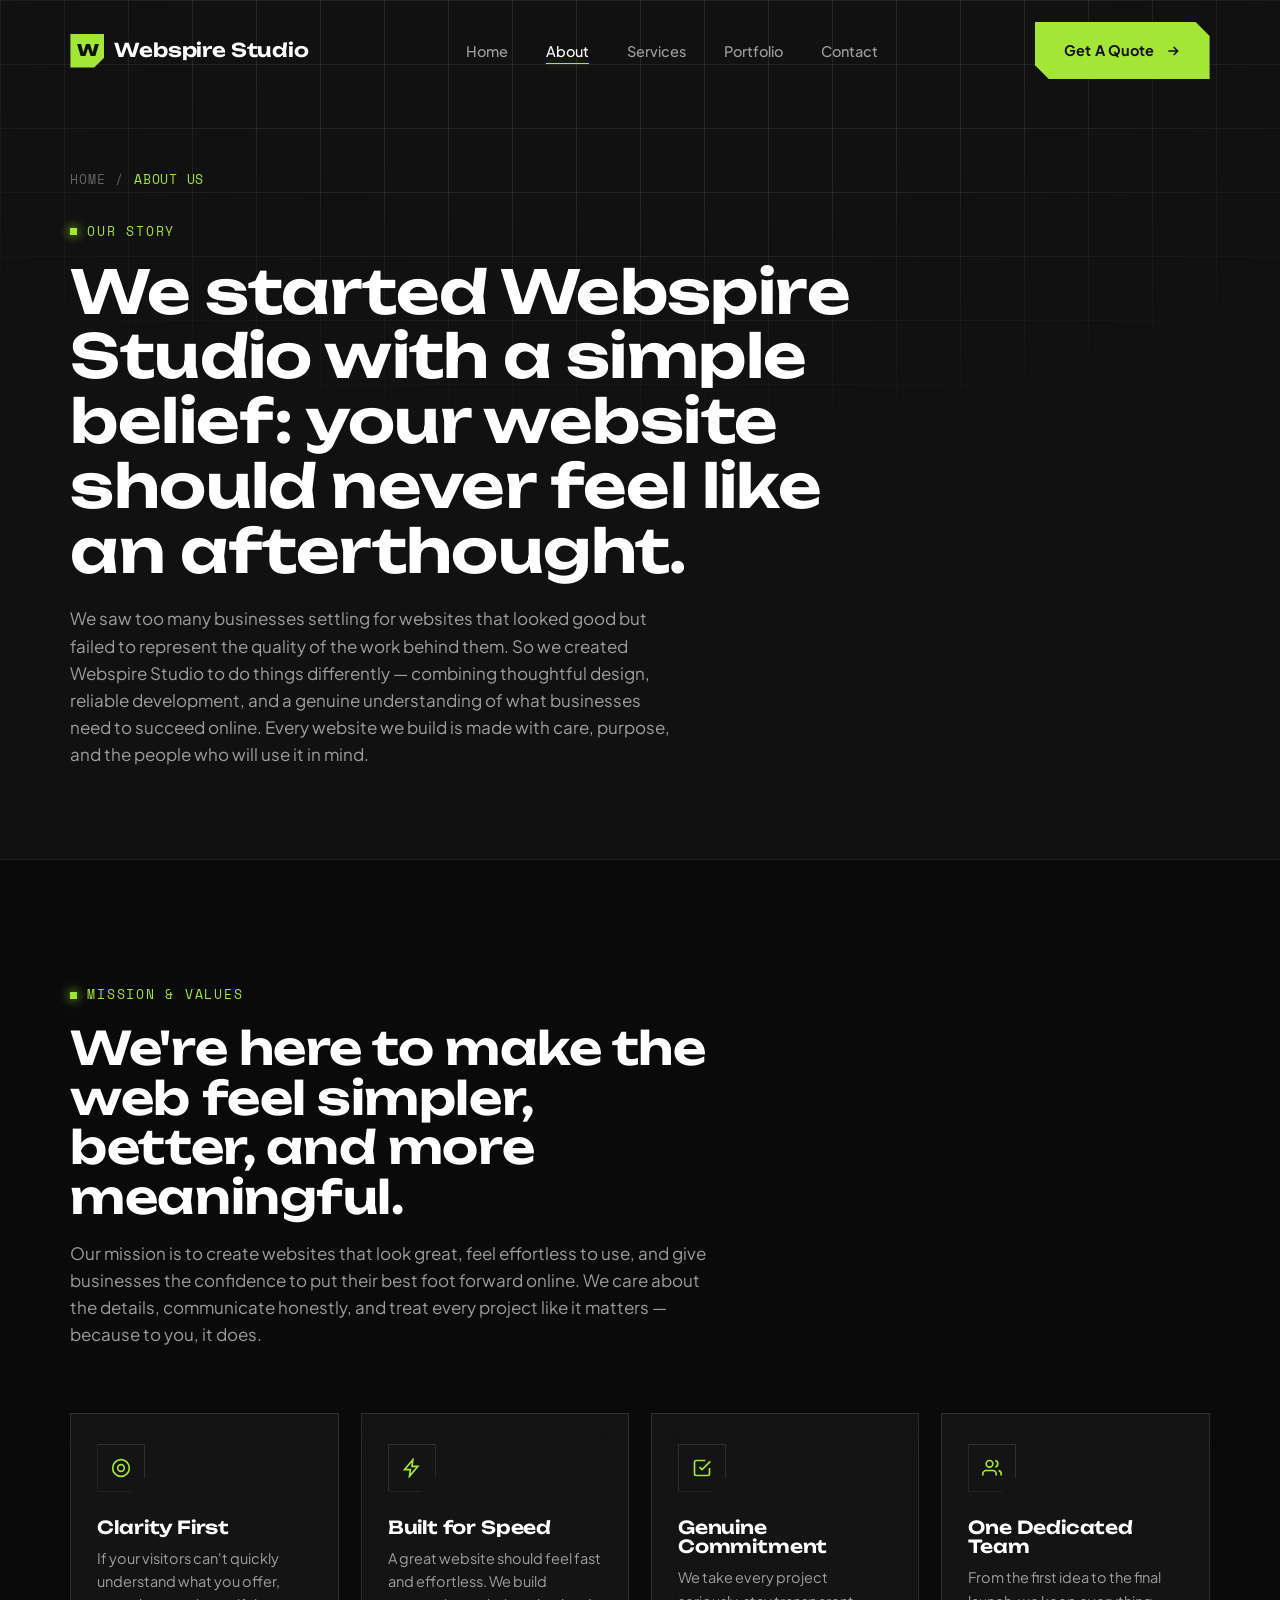
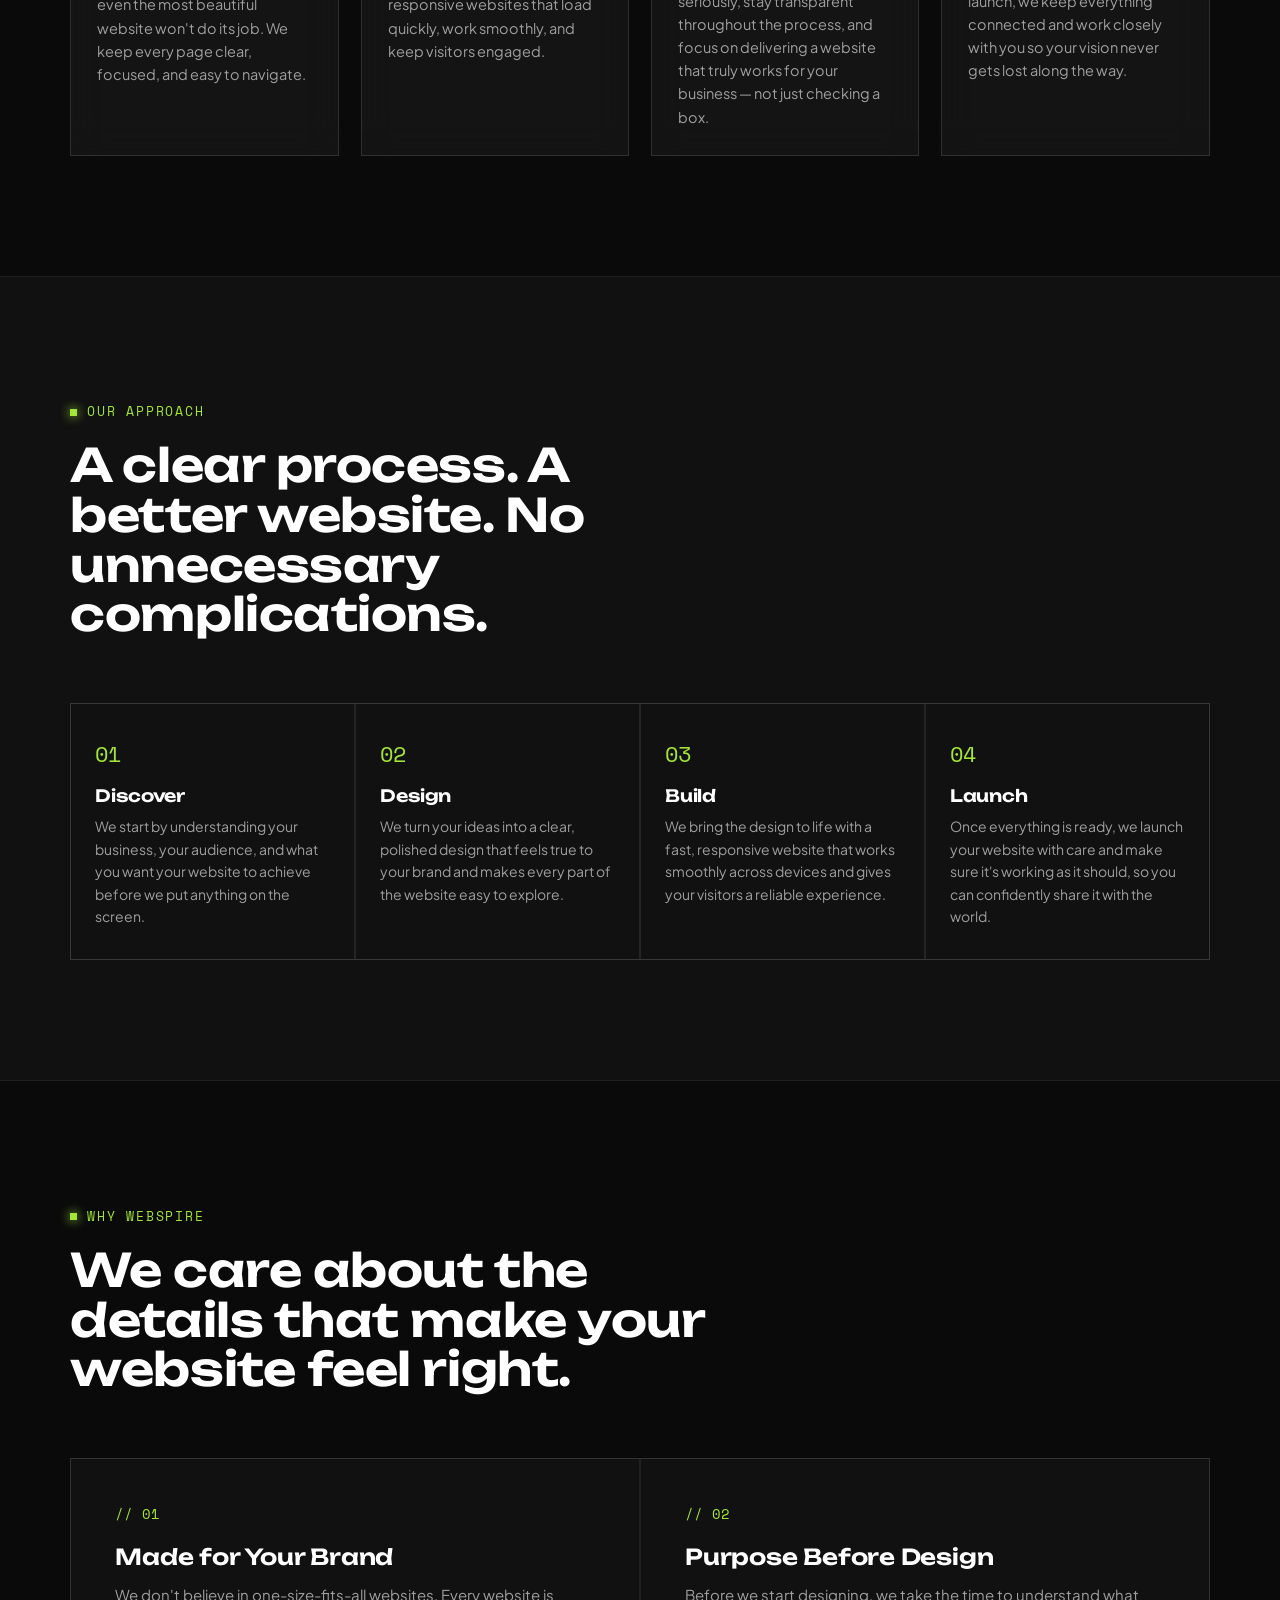
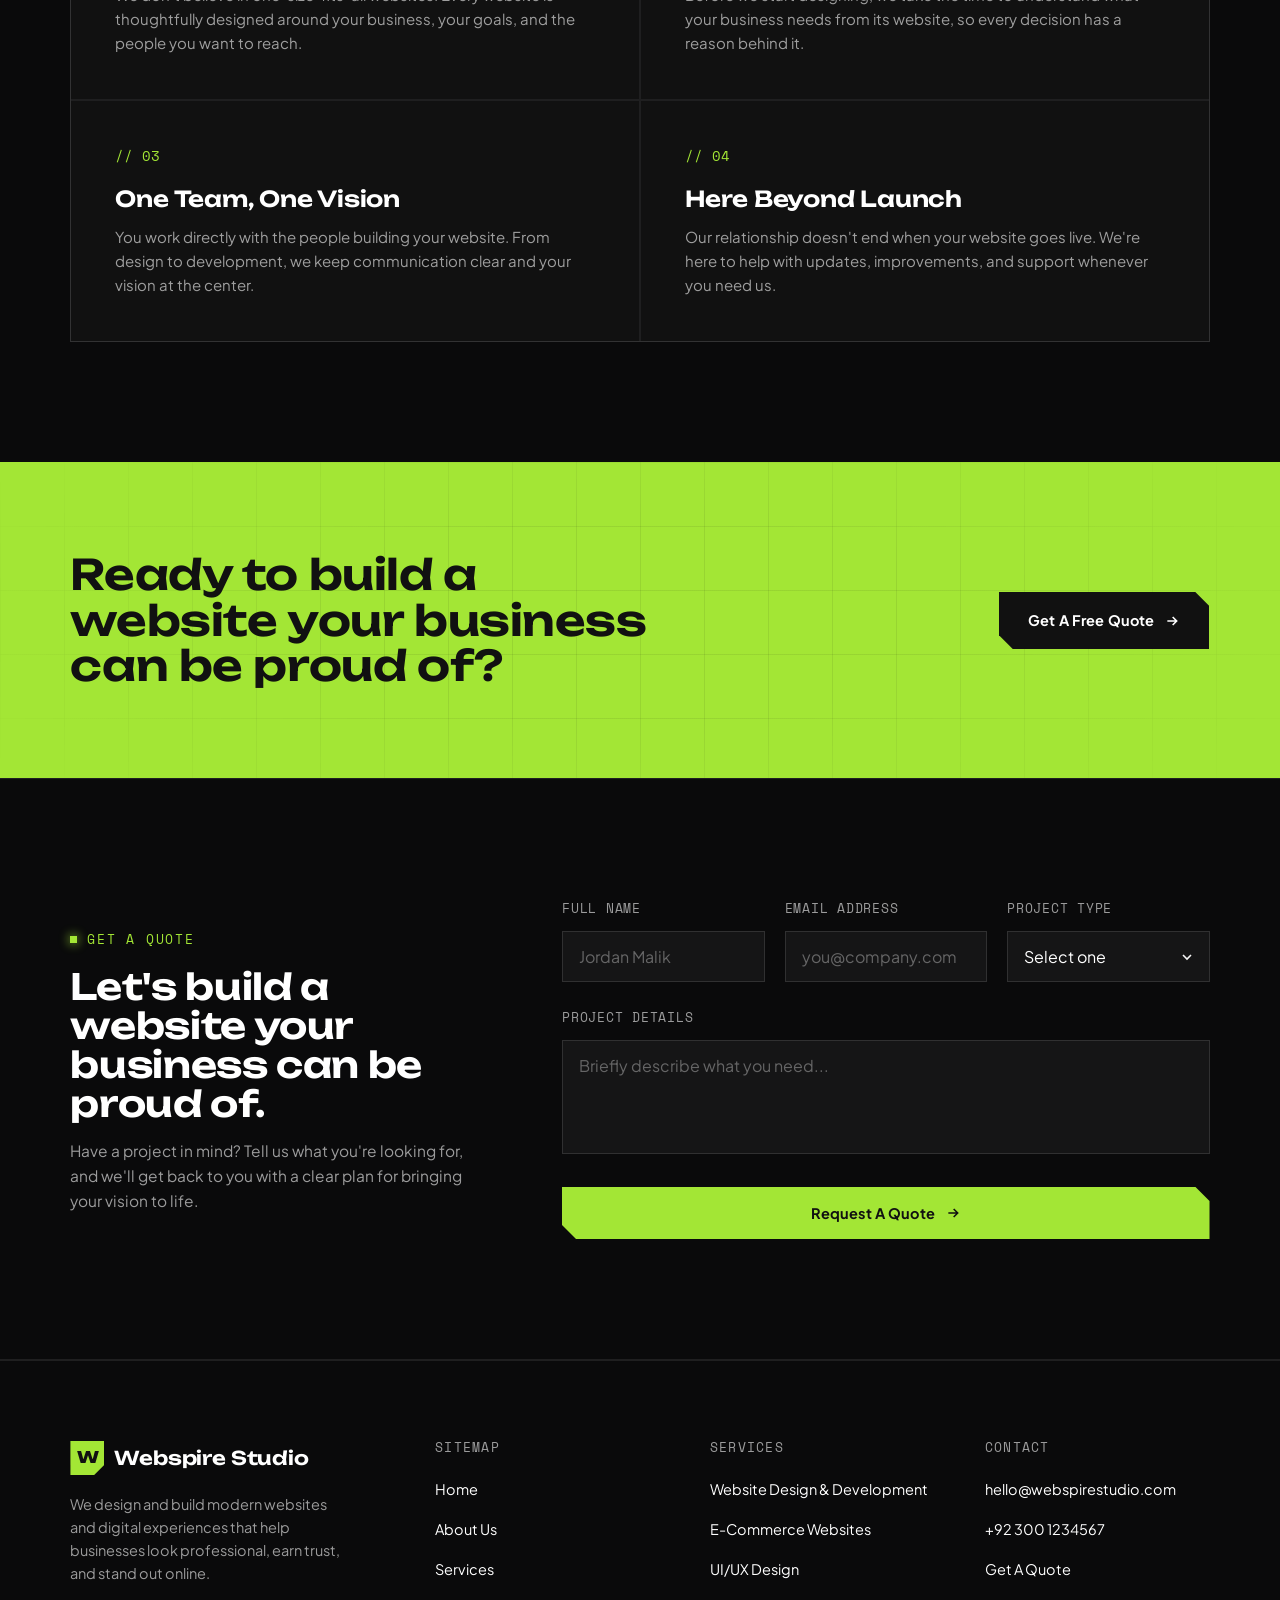
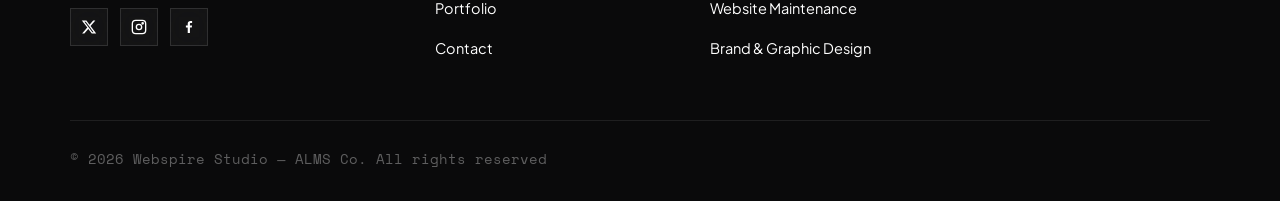
<file: about.html>
<!DOCTYPE html>
<html lang="en">
<head>
<meta charset="UTF-8">
<meta name="viewport" content="width=device-width, initial-scale=1.0">
<title>About Us — Webspire Studio</title>
<meta name="description" content="Learn about Webspire Studio's story, mission, values and what sets our digital agency apart.">
<link rel="preconnect" href="https://fonts.googleapis.com">
<link rel="preconnect" href="https://fonts.gstatic.com" crossorigin>
<link href="https://fonts.googleapis.com/css2?family=Unbounded:wght@400;500;600;700;800&family=Plus+Jakarta+Sans:wght@400;500;600;700;800&family=Space+Mono:wght@400;700&display=swap" rel="stylesheet">
<link rel="stylesheet" href="assets/style.css">
</head>
<body>
<div class="scroll-progress"></div>

<nav class="nav">
  <div class="container">
    <a href="index.html" class="brand"><span class="mark">W</span>Webspire Studio</a>
    <ul class="nav-links">
      <li><a href="index.html">Home</a></li>
      <li><a href="about.html">About</a></li>
      <li><a href="services.html">Services</a></li>
      <li><a href="portfolio.html">Portfolio</a></li>
      <li><a href="contact.html">Contact</a></li>
    </ul>
    <div class="nav-cta">
      <a href="contact.html" class="btn btn-primary">Get A Quote
        <svg viewBox="0 0 24 24" fill="none" stroke="currentColor" stroke-width="2.4"><path d="M5 12h14M13 6l6 6-6 6"/></svg>
      </a>
      <button class="nav-toggle" aria-label="Menu"><span></span><span></span><span></span></button>
    </div>
  </div>
  <div class="mobile-menu">
    <a href="index.html">Home</a>
    <a href="about.html">About</a>
    <a href="services.html">Services</a>
    <a href="portfolio.html">Portfolio</a>
    <a href="contact.html">Contact</a>
    <a href="contact.html" class="btn btn-primary btn-block">Get A Quote</a>
  </div>
</nav>

<header class="page-hero">
  <div class="grid-bg"></div>
  <div class="container">
    <div class="breadcrumb"><a href="index.html">Home</a><span class="sep">/</span><span class="cur">About Us</span></div>
    <span class="eyebrow">Our Story</span>
    <h1>We started Webspire Studio with a simple belief: your website should never feel like an afterthought.</h1>
    <p class="lede">We saw too many businesses settling for websites that looked good but failed to represent the quality of the work behind them. So we created Webspire Studio to do things differently — combining thoughtful design, reliable development, and a genuine understanding of what businesses need to succeed online. Every website we build is made with care, purpose, and the people who will use it in mind.</p>
  </div>
</header>

<!-- Mission & values -->
<section style="background:var(--void);border-top:1px solid var(--line);border-bottom:1px solid var(--line);">
  <div class="container">
    <div class="section-head reveal">
      <span class="eyebrow">Mission &amp; Values</span>
      <h2>We're here to make the web feel simpler, better, and more meaningful.</h2>
      <p>Our mission is to create websites that look great, feel effortless to use, and give businesses the confidence to put their best foot forward online. We care about the details, communicate honestly, and treat every project like it matters — because to you, it does.</p>
    </div>
    <div class="value-row reveal-stagger">
      <div class="value-card reveal" style="--i:0">
        <div class="feature-icon"><svg width="20" height="20" viewBox="0 0 24 24" fill="none" stroke="currentColor" stroke-width="2"><circle cx="12" cy="12" r="10"/><circle cx="12" cy="12" r="4"/></svg></div>
        <h3 style="font-size:18px;margin-bottom:10px;">Clarity First</h3>
        <p style="color:var(--mist);font-size:14.5px;">If your visitors can't quickly understand what you offer, even the most beautiful website won't do its job. We keep every page clear, focused, and easy to navigate.</p>
      </div>
      <div class="value-card reveal" style="--i:1">
        <div class="feature-icon"><svg width="20" height="20" viewBox="0 0 24 24" fill="none" stroke="currentColor" stroke-width="2"><path d="M13 2L3 14h7l-1 8 10-12h-7l1-8z"/></svg></div>
        <h3 style="font-size:18px;margin-bottom:10px;">Built for Speed</h3>
        <p style="color:var(--mist);font-size:14.5px;">A great website should feel fast and effortless. We build responsive websites that load quickly, work smoothly, and keep visitors engaged.</p>
      </div>
      <div class="value-card reveal" style="--i:2">
        <div class="feature-icon"><svg width="20" height="20" viewBox="0 0 24 24" fill="none" stroke="currentColor" stroke-width="2"><path d="M9 11l3 3L22 4"/><path d="M21 12v7a2 2 0 01-2 2H5a2 2 0 01-2-2V5a2 2 0 012-2h11"/></svg></div>
        <h3 style="font-size:18px;margin-bottom:10px;">Genuine Commitment</h3>
        <p style="color:var(--mist);font-size:14.5px;">We take every project seriously, stay transparent throughout the process, and focus on delivering a website that truly works for your business — not just checking a box.</p>
      </div>
      <div class="value-card reveal" style="--i:3">
        <div class="feature-icon"><svg width="20" height="20" viewBox="0 0 24 24" fill="none" stroke="currentColor" stroke-width="2"><path d="M17 21v-2a4 4 0 00-4-4H5a4 4 0 00-4 4v2"/><circle cx="9" cy="7" r="4"/><path d="M23 21v-2a4 4 0 00-3-3.87M16 3.13a4 4 0 010 7.75"/></svg></div>
        <h3 style="font-size:18px;margin-bottom:10px;">One Dedicated Team</h3>
        <p style="color:var(--mist);font-size:14.5px;">From the first idea to the final launch, we keep everything connected and work closely with you so your vision never gets lost along the way.</p>
      </div>
    </div>
  </div>
</section>

<!-- Working approach -->
<section>
  <div class="container">
    <div class="section-head reveal">
      <span class="eyebrow">Our Approach</span>
      <h2>A clear process. A better website. No unnecessary complications.</h2>
    </div>
    <div class="process-row reveal-stagger">
      <div class="process-cell reveal" style="--i:0"><span class="num">01</span><h4>Discover</h4><p>We start by understanding your business, your audience, and what you want your website to achieve before we put anything on the screen.</p></div>
      <div class="process-cell reveal" style="--i:1"><span class="num">02</span><h4>Design</h4><p>We turn your ideas into a clear, polished design that feels true to your brand and makes every part of the website easy to explore.</p></div>
      <div class="process-cell reveal" style="--i:2"><span class="num">03</span><h4>Build</h4><p>We bring the design to life with a fast, responsive website that works smoothly across devices and gives your visitors a reliable experience.</p></div>
      <div class="process-cell reveal" style="--i:3"><span class="num">04</span><h4>Launch</h4><p>Once everything is ready, we launch your website with care and make sure it's working as it should, so you can confidently share it with the world.</p></div>
    </div>
  </div>
</section>

<!-- USPs -->
<section style="background:var(--void);border-top:1px solid var(--line);">
  <div class="container">
    <div class="section-head reveal">
      <span class="eyebrow">Why Webspire</span>
      <h2>We care about the details that make your website feel right.</h2>
    </div>
    <div class="usp-row reveal">
      <div class="usp-cell"><span class="num mono">// 01</span><h3>Made for Your Brand</h3><p>We don't believe in one-size-fits-all websites. Every website is thoughtfully designed around your business, your goals, and the people you want to reach.</p></div>
      <div class="usp-cell"><span class="num mono">// 02</span><h3>Purpose Before Design</h3><p>Before we start designing, we take the time to understand what your business needs from its website, so every decision has a reason behind it.</p></div>
      <div class="usp-cell"><span class="num mono">// 03</span><h3>One Team, One Vision</h3><p>You work directly with the people building your website. From design to development, we keep communication clear and your vision at the center.</p></div>
      <div class="usp-cell"><span class="num mono">// 04</span><h3>Here Beyond Launch</h3><p>Our relationship doesn't end when your website goes live. We're here to help with updates, improvements, and support whenever you need us.</p></div>
    </div>
  </div>
</section>

<!-- CTA -->
<section class="cta-band">
  <div class="grid-bg"></div>
  <div class="container cta-inner">
    <h2>Ready to build a website your business can be proud of?</h2>
    <a href="contact.html" class="btn btn-dark">Get A Free Quote
      <svg viewBox="0 0 24 24" fill="none" stroke="currentColor" stroke-width="2.4"><path d="M5 12h14M13 6l6 6-6 6"/></svg>
    </a>
  </div>
</section>

<!-- ===================== GET A QUOTE ===================== -->
<section class="quote-section">
  <div class="container quote-inner">
    <div class="quote-copy reveal">
      <span class="eyebrow">Get A Quote</span>
      <h2>Let's build a website your business can be proud of.</h2>
      <p>Have a project in mind? Tell us what you're looking for, and we'll get back to you with a clear plan for bringing your vision to life.</p>
    </div>
    <div class="reveal">
      <form class="ajax-form quote-form" id="quote-form">
        <div class="form-row-3">
          <div class="form-field">
            <label for="q-name">Full Name</label>
            <input type="text" id="q-name" name="name" placeholder="Jordan Malik" required>
          </div>
          <div class="form-field">
            <label for="q-email">Email Address</label>
            <input type="email" id="q-email" name="email" placeholder="you@company.com" required>
          </div>
          <div class="form-field">
            <label for="q-type">Project Type</label>
            <select id="q-type" name="project_type" required>
              <option value="" disabled selected>Select one</option>
              <option>Website</option>
              <option>E-Commerce</option>
              <option>UI/UX Design</option>
              <option>Maintenance</option>
              <option>Other</option>
            </select>
          </div>
        </div>
        <div class="form-field">
          <label for="q-message">Project Details</label>
          <textarea id="q-message" name="message" rows="4" placeholder="Briefly describe what you need..." required></textarea>
        </div>
        <button type="submit" class="btn btn-primary btn-block">Request A Quote
          <svg viewBox="0 0 24 24" fill="none" stroke="currentColor" stroke-width="2.4"><path d="M5 12h14M13 6l6 6-6 6"/></svg>
        </button>
        <div class="form-success">
          <svg width="22" height="22" viewBox="0 0 24 24" fill="none" stroke="currentColor" stroke-width="2.4"><path d="M20 6L9 17l-5-5"/></svg>
          <span>Thanks — your quote request is in. We'll follow up within one business day.</span>
        </div>
      </form>
    </div>
  </div>
</section>

<footer>
  <div class="container">
    <div class="footer-top">
      <div class="footer-brand">
        <a href="index.html" class="brand"><span class="mark">W</span>Webspire Studio</a>
        <p>We design and build modern websites and digital experiences that help businesses look professional, earn trust, and stand out online.</p>
        <div class="footer-social">
          <a href="#" aria-label="X"><svg width="16" height="16" viewBox="0 0 24 24" fill="currentColor"><path d="M18.244 2.25h3.308l-7.227 8.26 8.502 11.24H16.17l-5.214-6.817L4.99 21.75H1.68l7.73-8.835L1.254 2.25H8.08l4.713 6.231zm-1.161 17.52h1.833L7.084 4.126H5.117z"/></svg></a>
          <a href="#" aria-label="Instagram"><svg width="16" height="16" viewBox="0 0 24 24" fill="none" stroke="currentColor" stroke-width="2"><rect x="2" y="2" width="20" height="20" rx="5"/><circle cx="12" cy="12" r="4"/><circle cx="17.5" cy="6.5" r="1"/></svg></a>
          <a href="#" aria-label="Facebook"><svg width="16" height="16" viewBox="0 0 24 24" fill="currentColor"><path d="M13.397 20.997v-8.196h2.765l.411-3.209h-3.176V7.548c0-.926.258-1.56 1.587-1.56h1.684V3.127A22.336 22.336 0 0014.201 3c-2.444 0-4.122 1.492-4.122 4.231v2.355H7.332v3.209h2.747v8.202h3.318z"/></svg></a>
        </div>
      </div>
      <div class="footer-col">
        <h4>Sitemap</h4>
        <ul>
          <li><a href="index.html">Home</a></li>
          <li><a href="about.html">About Us</a></li>
          <li><a href="services.html">Services</a></li>
          <li><a href="portfolio.html">Portfolio</a></li>
          <li><a href="contact.html">Contact</a></li>
        </ul>
      </div>
      <div class="footer-col">
        <h4>Services</h4>
        <ul>
          <li><a href="services.html">Website Design &amp; Development</a></li>
          <li><a href="services.html">E-Commerce Websites</a></li>
          <li><a href="services.html">UI/UX Design</a></li>
          <li><a href="services.html">Website Maintenance</a></li>
          <li><a href="services.html">Brand &amp; Graphic Design</a></li>
        </ul>
      </div>
      <div class="footer-col">
        <h4>Contact</h4>
        <ul>
          <li><a href="mailto:hello@webspirestudio.com">hello@webspirestudio.com</a></li>
          <li><a href="tel:+923001234567">+92 300 1234567</a></li>
          <li><a href="contact.html">Get A Quote</a></li>
        </ul>
      </div>
    </div>
    <div class="footer-bottom">
      <span>© 2026 Webspire Studio — ALMS Co. All rights reserved</span>
    </div>
  </div>
</footer>

<script src="assets/main.js"></script>
</body>
</html>
</file>
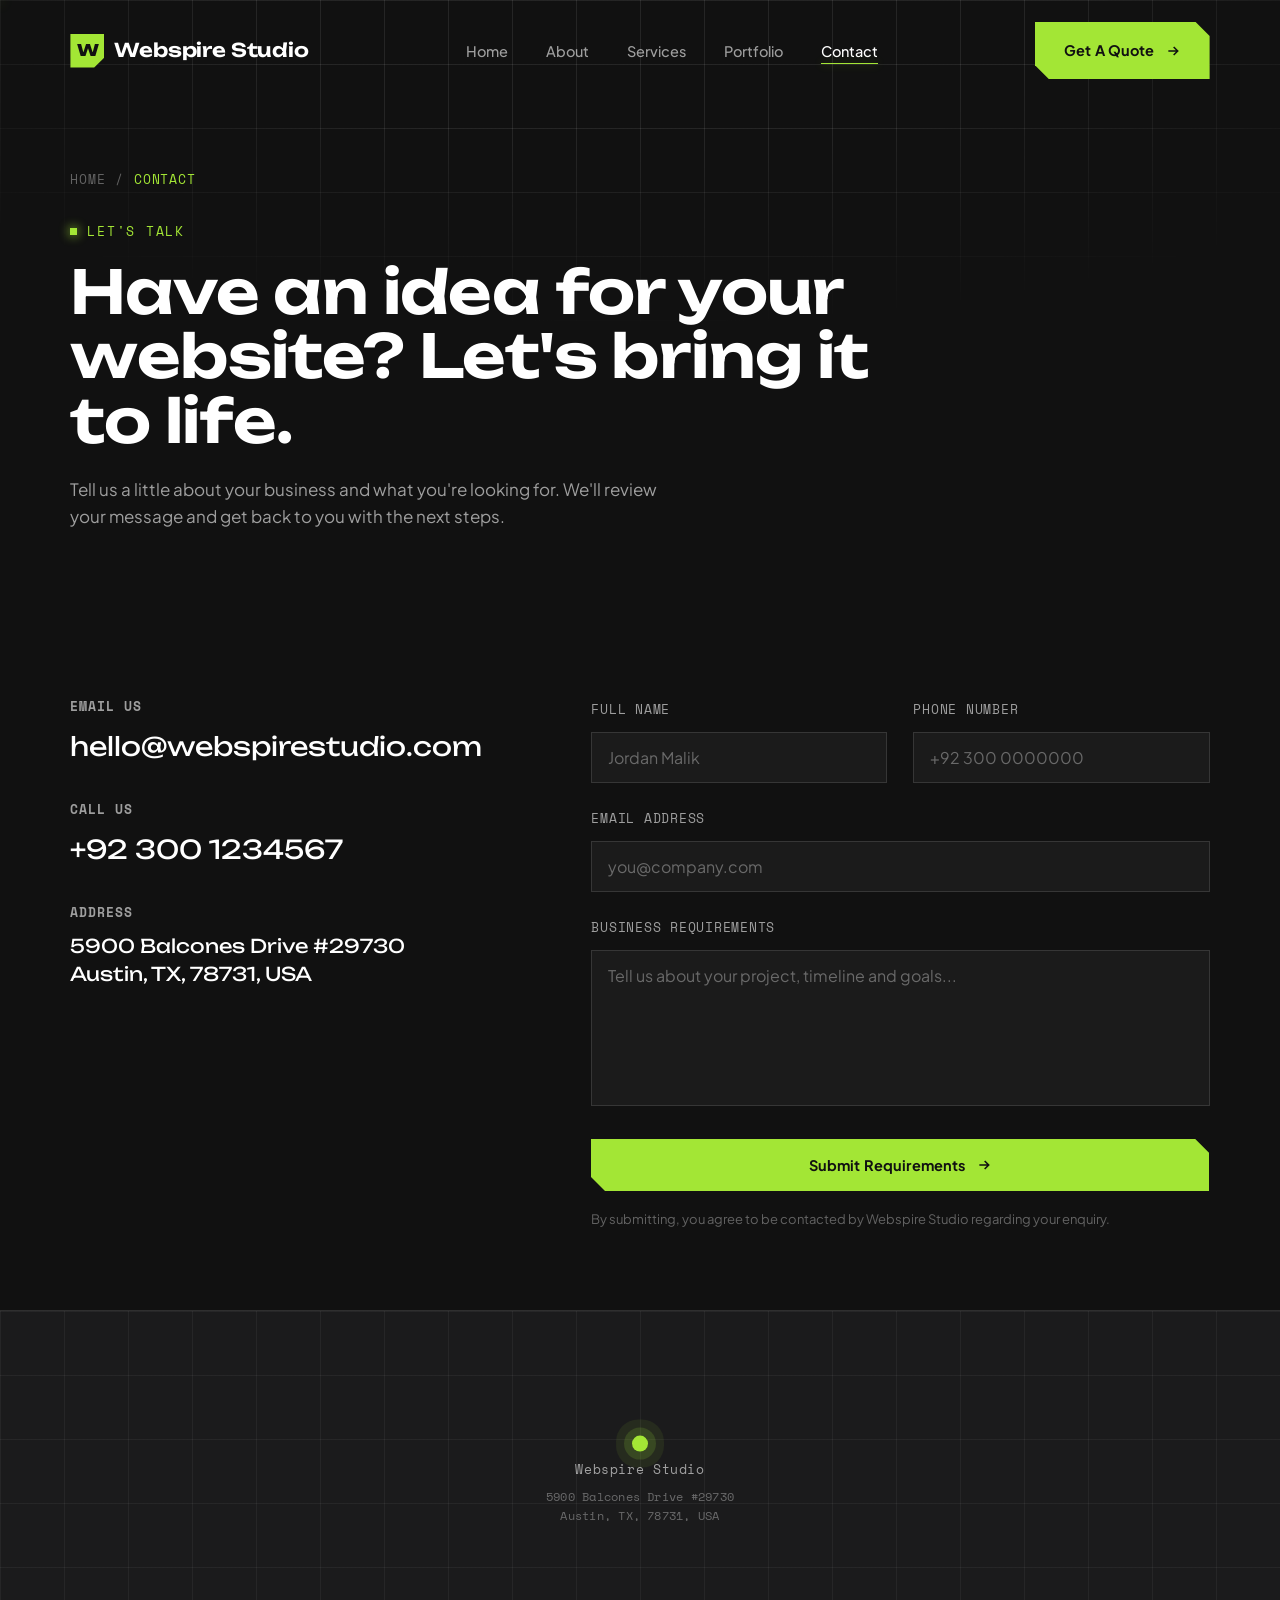
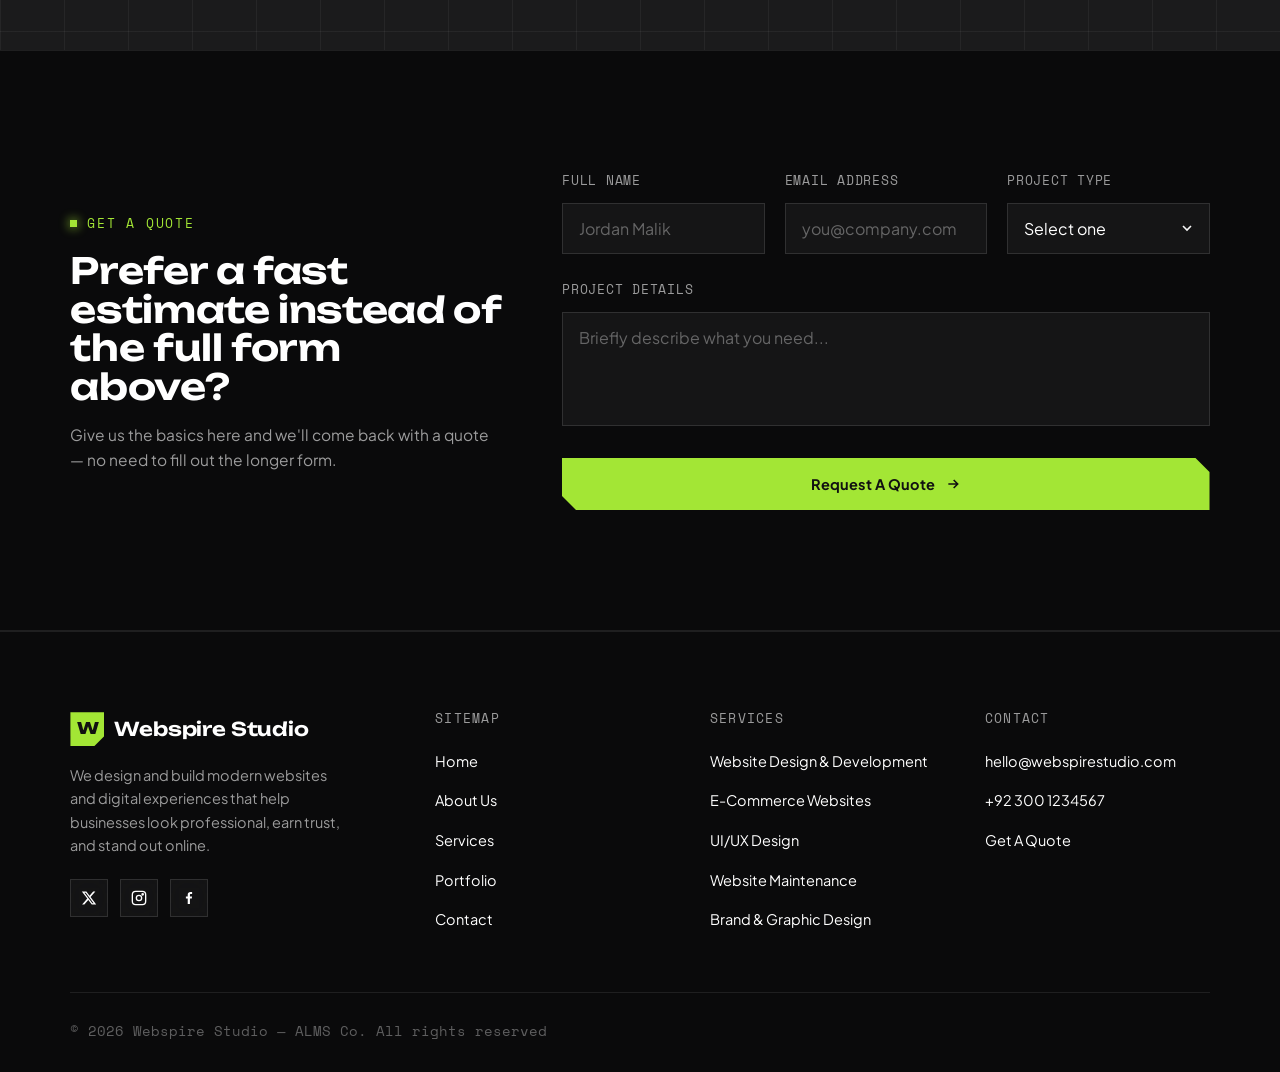
<file: contact.html>
<!DOCTYPE html>
<html lang="en">
<head>
<meta charset="UTF-8">
<meta name="viewport" content="width=device-width, initial-scale=1.0">
<title>Contact — Webspire Studio</title>
<meta name="description" content="Get in touch with Webspire Studio to start your next website, e-commerce or design project.">
<link rel="preconnect" href="https://fonts.googleapis.com">
<link rel="preconnect" href="https://fonts.gstatic.com" crossorigin>
<link href="https://fonts.googleapis.com/css2?family=Unbounded:wght@400;500;600;700;800&family=Plus+Jakarta+Sans:wght@400;500;600;700;800&family=Space+Mono:wght@400;700&display=swap" rel="stylesheet">
<link rel="stylesheet" href="assets/style.css">
</head>
<body>
<div class="scroll-progress"></div>

<nav class="nav">
  <div class="container">
    <a href="index.html" class="brand"><span class="mark">W</span>Webspire Studio</a>
    <ul class="nav-links">
      <li><a href="index.html">Home</a></li>
      <li><a href="about.html">About</a></li>
      <li><a href="services.html">Services</a></li>
      <li><a href="portfolio.html">Portfolio</a></li>
      <li><a href="contact.html">Contact</a></li>
    </ul>
    <div class="nav-cta">
      <a href="contact.html" class="btn btn-primary">Get A Quote
        <svg viewBox="0 0 24 24" fill="none" stroke="currentColor" stroke-width="2.4"><path d="M5 12h14M13 6l6 6-6 6"/></svg>
      </a>
      <button class="nav-toggle" aria-label="Menu"><span></span><span></span><span></span></button>
    </div>
  </div>
  <div class="mobile-menu">
    <a href="index.html">Home</a>
    <a href="about.html">About</a>
    <a href="services.html">Services</a>
    <a href="portfolio.html">Portfolio</a>
    <a href="contact.html">Contact</a>
    <a href="contact.html" class="btn btn-primary btn-block">Get A Quote</a>
  </div>
</nav>

<header class="page-hero">
  <div class="grid-bg"></div>
  <div class="container">
    <div class="breadcrumb"><a href="index.html">Home</a><span class="sep">/</span><span class="cur">Contact</span></div>
    <span class="eyebrow">Let's Talk</span>
    <h1>Have an idea for your website? Let's bring it to life.</h1>
    <p class="lede">Tell us a little about your business and what you're looking for. We'll review your message and get back to you with the next steps.</p>
  </div>
</header>

<section class="section-tight">
  <div class="container contact-grid">
    <!-- Info column -->
    <div class="reveal contact-plain">
      <div>
        <h4>Email Us</h4>
        <a href="mailto:hello@webspirestudio.com">hello@webspirestudio.com</a>
      </div>
      <div>
        <h4>Call Us</h4>
        <a href="tel:+923001234567">+92 300 1234567</a>
      </div>
      <div>
        <h4>Address</h4>
        <address>5900 Balcones Drive #29730<br>Austin, TX, 78731, USA</address>
      </div>
    </div>

    <!-- Form column -->
    <div class="reveal">
      <form id="contact-form" class="ajax-form">
        <div class="form-row">
          <div class="form-field">
            <label for="name">Full Name</label>
            <input type="text" id="name" name="name" placeholder="Jordan Malik" required>
          </div>
          <div class="form-field">
            <label for="phone">Phone Number</label>
            <input type="tel" id="phone" name="phone" placeholder="+92 300 0000000" required>
          </div>
        </div>
        <div class="form-field">
          <label for="email">Email Address</label>
          <input type="email" id="email" name="email" placeholder="you@company.com" required>
        </div>
        <div class="form-field">
          <label for="message">Business Requirements</label>
          <textarea id="message" name="message" rows="6" placeholder="Tell us about your project, timeline and goals..." required></textarea>
        </div>
        <button type="submit" class="btn btn-primary btn-block">Submit Requirements
          <svg viewBox="0 0 24 24" fill="none" stroke="currentColor" stroke-width="2.4"><path d="M5 12h14M13 6l6 6-6 6"/></svg>
        </button>
        <p class="form-note">By submitting, you agree to be contacted by Webspire Studio regarding your enquiry.</p>
        <div class="form-success">
          <svg width="22" height="22" viewBox="0 0 24 24" fill="none" stroke="currentColor" stroke-width="2.4"><path d="M20 6L9 17l-5-5"/></svg>
          <span>Thanks — your requirements have been received. We'll be in touch within one business day.</span>
        </div>
      </form>
    </div>
  </div>
</section>

<div class="map-strip">
  <div class="grid-bg"></div>
  <div class="map-pin">
    <div class="dot"></div>
    <span>Webspire Studio</span>
    <span class="map-pin-address">5900 Balcones Drive #29730<br>Austin, TX, 78731, USA</span>
  </div>
</div>

<!-- ===================== GET A QUOTE ===================== -->
<section class="quote-section">
  <div class="container quote-inner">
    <div class="quote-copy reveal">
      <span class="eyebrow">Get A Quote</span>
      <h2>Prefer a fast estimate instead of the full form above?</h2>
      <p>Give us the basics here and we'll come back with a quote — no need to fill out the longer form.</p>
    </div>
    <div class="reveal">
      <form class="ajax-form quote-form" id="quote-form">
        <div class="form-row-3">
          <div class="form-field">
            <label for="q-name">Full Name</label>
            <input type="text" id="q-name" name="name" placeholder="Jordan Malik" required>
          </div>
          <div class="form-field">
            <label for="q-email">Email Address</label>
            <input type="email" id="q-email" name="email" placeholder="you@company.com" required>
          </div>
          <div class="form-field">
            <label for="q-type">Project Type</label>
            <select id="q-type" name="project_type" required>
              <option value="" disabled selected>Select one</option>
              <option>Website</option>
              <option>E-Commerce</option>
              <option>UI/UX Design</option>
              <option>Maintenance</option>
              <option>Other</option>
            </select>
          </div>
        </div>
        <div class="form-field">
          <label for="q-message">Project Details</label>
          <textarea id="q-message" name="message" rows="4" placeholder="Briefly describe what you need..." required></textarea>
        </div>
        <button type="submit" class="btn btn-primary btn-block">Request A Quote
          <svg viewBox="0 0 24 24" fill="none" stroke="currentColor" stroke-width="2.4"><path d="M5 12h14M13 6l6 6-6 6"/></svg>
        </button>
        <div class="form-success">
          <svg width="22" height="22" viewBox="0 0 24 24" fill="none" stroke="currentColor" stroke-width="2.4"><path d="M20 6L9 17l-5-5"/></svg>
          <span>Thanks — your quote request is in. We'll follow up within one business day.</span>
        </div>
      </form>
    </div>
  </div>
</section>

<footer>
  <div class="container">
    <div class="footer-top">
      <div class="footer-brand">
        <a href="index.html" class="brand"><span class="mark">W</span>Webspire Studio</a>
        <p>We design and build modern websites and digital experiences that help businesses look professional, earn trust, and stand out online.</p>
        <div class="footer-social">
          <a href="#" aria-label="X"><svg width="16" height="16" viewBox="0 0 24 24" fill="currentColor"><path d="M18.244 2.25h3.308l-7.227 8.26 8.502 11.24H16.17l-5.214-6.817L4.99 21.75H1.68l7.73-8.835L1.254 2.25H8.08l4.713 6.231zm-1.161 17.52h1.833L7.084 4.126H5.117z"/></svg></a>
          <a href="#" aria-label="Instagram"><svg width="16" height="16" viewBox="0 0 24 24" fill="none" stroke="currentColor" stroke-width="2"><rect x="2" y="2" width="20" height="20" rx="5"/><circle cx="12" cy="12" r="4"/><circle cx="17.5" cy="6.5" r="1"/></svg></a>
          <a href="#" aria-label="Facebook"><svg width="16" height="16" viewBox="0 0 24 24" fill="currentColor"><path d="M13.397 20.997v-8.196h2.765l.411-3.209h-3.176V7.548c0-.926.258-1.56 1.587-1.56h1.684V3.127A22.336 22.336 0 0014.201 3c-2.444 0-4.122 1.492-4.122 4.231v2.355H7.332v3.209h2.747v8.202h3.318z"/></svg></a>
        </div>
      </div>
      <div class="footer-col">
        <h4>Sitemap</h4>
        <ul>
          <li><a href="index.html">Home</a></li>
          <li><a href="about.html">About Us</a></li>
          <li><a href="services.html">Services</a></li>
          <li><a href="portfolio.html">Portfolio</a></li>
          <li><a href="contact.html">Contact</a></li>
        </ul>
      </div>
      <div class="footer-col">
        <h4>Services</h4>
        <ul>
          <li><a href="services.html">Website Design &amp; Development</a></li>
          <li><a href="services.html">E-Commerce Websites</a></li>
          <li><a href="services.html">UI/UX Design</a></li>
          <li><a href="services.html">Website Maintenance</a></li>
          <li><a href="services.html">Brand &amp; Graphic Design</a></li>
        </ul>
      </div>
      <div class="footer-col">
        <h4>Contact</h4>
        <ul>
          <li><a href="mailto:hello@webspirestudio.com">hello@webspirestudio.com</a></li>
          <li><a href="tel:+923001234567">+92 300 1234567</a></li>
          <li><a href="contact.html">Get A Quote</a></li>
        </ul>
      </div>
    </div>
    <div class="footer-bottom">
      <span>© 2026 Webspire Studio — ALMS Co. All rights reserved</span>
    </div>
  </div>
</footer>

<script src="assets/main.js"></script>
</body>
</html>
</file>
<file: assets/style.css>
/* =========================================================
   WEBSPIRE STUDIO — Design tokens v2
   Palette: Black #111111 / Dark Gray #2D2D2D / Lime #A3E635 / White / Light Gray #F5F5F5
   Direction: glass surfaces, ambient glow, restrained premium motion
   Type: Unbounded (display) + Plus Jakarta Sans (body) + Space Mono (utility)
   ========================================================= */
:root{
  --void:#0a0a0b;
  --ink:#111111;
  --charcoal:#2d2d2d;
  --charcoal-2:#1b1b1c;
  --lime:#a3e635;
  --lime-dim:#87c22a;
  --lime-glow:rgba(163,230,53,.45);
  --white:#ffffff;
  --fog:#f5f5f5;

  --mist:rgba(245,245,245,.62);
  --mist-dim:rgba(245,245,245,.36);
  --line:rgba(245,245,245,.09);
  --line-strong:rgba(245,245,245,.18);

  --glass:rgba(245,245,245,.045);
  --glass-hover:rgba(245,245,245,.075);
  --glass-border:rgba(245,245,245,.12);
  --glass-border-hover:rgba(245,245,245,.22);
  --blur:blur(18px);

  --font-display:'Unbounded', 'Sora', sans-serif;
  --font-body:'Plus Jakarta Sans', sans-serif;
  --font-mono:'Space Mono', monospace;

  --container:min(1760px, 94vw);
  --ease:cubic-bezier(.16,.84,.44,1);
  --ease-spring:cubic-bezier(.34,1.56,.64,1);
}

*,*::before,*::after{box-sizing:border-box;}
html{scroll-behavior:smooth;max-width:100%;overflow-x:hidden;}
@media (prefers-reduced-motion: reduce){
  html{scroll-behavior:auto;}
  *,*::before,*::after{animation-duration:.001ms !important;animation-iteration-count:1 !important;transition-duration:.001ms !important;scroll-behavior:auto !important;}
}

body{
  margin:0;
  width:100%;
  max-width:100%;
  background:var(--ink);
  color:var(--white);
  font-family:var(--font-body);
  font-size:16px;
  line-height:1.6;
  -webkit-font-smoothing:antialiased;
  overflow-x:hidden;
  position:relative;
  word-wrap:break-word;
  overflow-wrap:break-word;
}

img,svg,video{max-width:100%;}
img{display:block;}
a{color:inherit;text-decoration:none;}
ul{margin:0;padding:0;list-style:none;}
button{font-family:inherit;cursor:pointer;}
h1,h2,h3,h4{font-family:var(--font-display);margin:0;line-height:1.08;letter-spacing:-0.01em;font-weight:600;}
p{margin:0;}

::selection{background:var(--lime);color:var(--ink);}
:focus-visible{outline:2px solid var(--lime);outline-offset:3px;}

.container{width:100%;max-width:var(--container);margin:0 auto;padding:0 32px;box-sizing:border-box;}
.mono{font-family:var(--font-mono);}
.text-lime{color:var(--lime);}
.text-mist{color:var(--mist);}

/* ---------- Scroll progress ---------- */
.scroll-progress{
  position:fixed;top:0;left:0;height:2.5px;width:0%;
  background:linear-gradient(90deg,var(--lime-dim),var(--lime));
  z-index:2000;
  box-shadow:0 0 12px 1px var(--lime-glow);
  transition:width .08s linear;
}

/* ---------- Eyebrow ---------- */
.eyebrow{
  display:inline-flex;align-items:center;gap:10px;
  font-family:var(--font-mono);font-size:12.5px;letter-spacing:.14em;text-transform:uppercase;
  color:var(--lime);margin-bottom:18px;
}
.eyebrow::before{
  content:'';width:7px;height:7px;background:var(--lime);
  box-shadow:0 0 10px 2px var(--lime-glow);display:inline-block;
  animation:blink 1.6s ease-in-out infinite;
}
@keyframes blink{0%,100%{opacity:1;}50%{opacity:.25;}}

/* ---------- Buttons ---------- */
.btn{
  position:relative;
  display:inline-flex;align-items:center;justify-content:center;gap:10px;
  padding:16px 28px;font-family:var(--font-body);font-weight:700;font-size:14.5px;letter-spacing:.01em;
  border:1px solid transparent;overflow:hidden;isolation:isolate;
  clip-path:polygon(0 0,calc(100% - 14px) 0,100% 14px,100% 100%,14px 100%,0 calc(100% - 14px));
  transition:transform .4s var(--ease-spring),background .3s ease,color .3s ease,box-shadow .35s ease,border-color .3s ease;
  will-change:transform;
}
.btn svg{width:16px;height:16px;transition:transform .35s var(--ease);position:relative;z-index:1;}
.btn span{position:relative;z-index:1;}
.btn::before{
  content:'';position:absolute;inset:0;z-index:-1;
  background:linear-gradient(120deg, transparent 20%, rgba(255,255,255,.35) 50%, transparent 80%);
  transform:translateX(-120%);
  transition:transform .7s var(--ease);
}
.btn:hover::before{transform:translateX(120%);}

.btn-primary{background:var(--lime);color:var(--ink);}
.btn-primary:hover{box-shadow:0 8px 30px -6px var(--lime-glow), 0 0 0 1px var(--lime);}
.btn-primary:hover svg{transform:translate(3px,-3px);}

.btn-outline{
  background:var(--glass);color:var(--white);border:1px solid var(--glass-border);
  backdrop-filter:var(--blur);-webkit-backdrop-filter:var(--blur);
}
.btn-outline:hover{border-color:var(--lime);color:var(--lime);background:rgba(163,230,53,.06);box-shadow:0 8px 30px -10px var(--lime-glow);}

.btn-ghost{background:transparent;color:var(--white);padding:16px 6px;clip-path:none;border-bottom:1px solid var(--line-strong);}
.btn-ghost:hover{color:var(--lime);border-color:var(--lime);gap:16px;}
.btn-block{width:100%;}

/* dark button used on lime CTA band */
.btn-dark{background:var(--ink);color:var(--white);}
.btn-dark:hover{box-shadow:0 8px 30px -8px rgba(0,0,0,.5);background:var(--charcoal-2);}

/* ---------- Navbar ---------- */
.nav{
  position:fixed;top:0;left:0;right:0;z-index:1000;
  padding:22px 0;
  transition:padding .35s var(--ease),background .35s ease,border-color .35s ease;
  border-bottom:1px solid transparent;
}
.nav.is-scrolled{
  padding:14px 0;
  border-bottom:1px solid var(--line);
}
/* Backdrop blur is applied via a pseudo-element rather than directly on .nav,
   because a backdrop-filter on .nav would make .nav a new containing block
   for its fixed-position descendants (e.g. .mobile-menu), which broke the
   mobile menu's full-screen positioning once the page was scrolled. */
.nav.is-scrolled::before{
  content:'';
  position:absolute;
  inset:0;
  z-index:-1;
  background:rgba(10,10,11,0.72);
  backdrop-filter:blur(20px) saturate(140%);-webkit-backdrop-filter:blur(20px) saturate(140%);
}
.nav .container{display:flex;align-items:center;justify-content:space-between;gap:24px;}
.brand{display:flex;align-items:center;gap:10px;font-family:var(--font-display);font-size:19px;font-weight:600;letter-spacing:-.01em;}
.brand .mark{
  width:34px;height:34px;background:var(--lime);
  display:flex;align-items:center;justify-content:center;
  clip-path:polygon(0 0,100% 0,100% 70%,70% 100%,0 100%);
  color:var(--ink);font-weight:800;font-size:16px;
  transition:transform .4s var(--ease-spring);
}
.brand:hover .mark{transform:rotate(-8deg) scale(1.08);}
.nav-links{display:flex;align-items:center;gap:38px;}
.nav-links a{font-size:14.5px;font-weight:500;color:var(--mist);position:relative;padding:4px 0;transition:color .25s ease;}
.nav-links a::after{content:'';position:absolute;left:0;bottom:0;height:1px;width:0;background:var(--lime);box-shadow:0 0 8px var(--lime-glow);transition:width .35s var(--ease);}
.nav-links a:hover,.nav-links a.active{color:var(--white);}
.nav-links a.active::after,.nav-links a:hover::after{width:100%;}
.nav-cta{display:flex;align-items:center;gap:22px;}
.nav-toggle{
  display:none;width:40px;height:40px;border:1px solid var(--glass-border);background:var(--glass);
  align-items:center;justify-content:center;flex-direction:column;gap:5px;
  backdrop-filter:var(--blur);
}
.nav-toggle span{width:18px;height:1.5px;background:var(--white);transition:all .3s ease;}
.nav-toggle.open span:nth-child(1){transform:translateY(6.5px) rotate(45deg);}
.nav-toggle.open span:nth-child(2){opacity:0;}
.nav-toggle.open span:nth-child(3){transform:translateY(-6.5px) rotate(-45deg);}

/* mobile menu hidden by default at ALL breakpoints; only shown via media query below */
.mobile-menu{display:none;}

/* ---------- Sections ---------- */
section{position:relative;padding:120px 0;}
.section-tight{padding:80px 0;}
.section-head{max-width:640px;margin-bottom:64px;}
.section-head.center{margin-left:auto;margin-right:auto;text-align:center;}
.section-head h2{font-size:clamp(30px,4vw,46px);}
.section-head p{margin-top:18px;color:var(--mist);font-size:17px;}
.divider{height:1px;background:var(--line);border:none;margin:0;}

.grid-bg{
  position:absolute;inset:0;
  background-image:linear-gradient(var(--line) 1px, transparent 1px),linear-gradient(90deg, var(--line) 1px, transparent 1px);
  background-size:64px 64px;
  mask-image:radial-gradient(ellipse 80% 60% at 50% 0%, black 40%, transparent 90%);
  pointer-events:none;
}

/* ---------- Hero w/ cursor spotlight ---------- */
.hero{padding:180px 0 120px;position:relative;overflow:hidden;background:var(--ink);}
/* Video banner: looping background video behind the hero copy, with a
   dark scrim on top (below) so text stays readable at every screen size. */
.hero-video-bg{position:absolute;inset:0;z-index:0;overflow:hidden;background:var(--ink);}
.hero-video-bg video{position:absolute;inset:0;width:100%;height:100%;object-fit:cover;display:block;opacity:.55;}
.hero-video-bg::after{
  content:'';position:absolute;inset:0;
  background:
    linear-gradient(100deg, rgba(10,10,11,.88) 0%, rgba(10,10,11,.55) 42%, rgba(10,10,11,.25) 70%),
    linear-gradient(180deg, rgba(10,10,11,.35) 0%, rgba(10,10,11,.62) 55%, var(--ink) 100%);
}
.hero-spotlight{
  position:absolute;inset:0;pointer-events:none;z-index:1;
  background:radial-gradient(560px circle at var(--mx,50%) var(--my,20%), rgba(163,230,53,.10), transparent 70%);
  transition:background .1s ease-out;
}
.hero-glow{
  position:absolute;width:900px;height:900px;top:-420px;right:-320px;
  background:radial-gradient(circle, rgba(45,45,45,.9) 0%, rgba(45,45,45,0) 68%);
  filter:blur(10px);animation:drift 14s ease-in-out infinite alternate;pointer-events:none;
}
.hero-glow-2{
  position:absolute;width:600px;height:600px;bottom:-320px;left:-260px;
  background:radial-gradient(circle, rgba(163,230,53,.16) 0%, rgba(163,230,53,0) 70%);
  filter:blur(10px);animation:drift 16s ease-in-out infinite alternate-reverse;pointer-events:none;
}
@keyframes drift{0%{transform:translate(0,0) scale(1);}100%{transform:translate(-40px,50px) scale(1.08);}}

.hero-inner{position:relative;z-index:2;display:grid;grid-template-columns:minmax(0,1fr);gap:60px;align-items:end;}
.hero h1{font-size:clamp(40px,5.4vw,72px);}
.hero h1 span{display:block;}
.hero h1 .text-lime{
  background:linear-gradient(95deg, var(--lime) 20%, #d4f57e 50%, var(--lime) 80%);
  background-size:200% auto;-webkit-background-clip:text;background-clip:text;color:transparent;
  animation:sheen 5s linear infinite;
}
@keyframes sheen{to{background-position:200% center;}}
.hero-lede{margin-top:26px;font-size:18px;color:var(--mist);max-width:480px;}
.hero-actions{display:flex;gap:16px;margin-top:42px;flex-wrap:wrap;}
.hero-stats{display:flex;flex-direction:column;gap:26px;border-left:1px solid var(--line);padding-left:32px;}
.hero-stat b{display:block;font-family:var(--font-display);font-size:34px;color:var(--lime);}
.hero-stat span{font-size:13.5px;color:var(--mist);font-family:var(--font-mono);letter-spacing:.03em;}

.hero-marquee{
  margin-top:90px;border-top:1px solid var(--line);border-bottom:1px solid var(--line);
  padding:22px 0;overflow:hidden;white-space:nowrap;position:relative;z-index:2;
  -webkit-mask-image:linear-gradient(90deg,transparent,black 8%,black 92%,transparent);
  mask-image:linear-gradient(90deg,transparent,black 8%,black 92%,transparent);
}
.hero-marquee .track{display:inline-flex;gap:60px;animation:scroll-left 26s linear infinite;}
.hero-marquee span{font-family:var(--font-mono);font-size:13px;letter-spacing:.1em;color:var(--mist-dim);text-transform:uppercase;}
@keyframes scroll-left{0%{transform:translateX(0);}100%{transform:translateX(-50%);}}

/* ---------- Glass surface base (cards, panels) ---------- */
.card,.plan,.testi-card,.value-card,.contact-info-card,.usp-cell,.process-cell{
  background:var(--glass);
  border:1px solid var(--glass-border);
  backdrop-filter:var(--blur);-webkit-backdrop-filter:var(--blur);
  transition:border-color .35s ease,transform .4s var(--ease),background .35s ease,box-shadow .4s ease;
}

/* ---------- Cards (bracket / cut-corner motif) ---------- */
.card{
  padding:34px;position:relative;
  clip-path:polygon(0 0,calc(100% - 22px) 0,100% 22px,100% 100%,22px 100%,0 calc(100% - 22px));
}
.card:hover{border-color:var(--glass-border-hover);transform:translateY(-8px);background:var(--glass-hover);box-shadow:0 20px 50px -20px rgba(0,0,0,.6), 0 0 0 1px rgba(163,230,53,.08);}
.card .num{font-family:var(--font-mono);color:var(--mist-dim);font-size:13px;}
.feature-icon{
  width:48px;height:48px;border:1px solid var(--glass-border);
  display:flex;align-items:center;justify-content:center;margin-bottom:26px;color:var(--lime);
  clip-path:polygon(0 0,100% 0,100% 70%,70% 100%,0 100%);
  transition:transform .4s var(--ease-spring),box-shadow .4s ease;
}
.card:hover .feature-icon{transform:scale(1.08) rotate(-4deg);box-shadow:0 0 20px -4px var(--lime-glow);}
.card h3{font-size:20px;margin-bottom:12px;}
.card p{color:var(--mist);font-size:15px;}
.grid-3{display:grid;grid-template-columns:repeat(3,minmax(0,1fr));gap:26px;}
.grid-2{display:grid;grid-template-columns:repeat(2,minmax(0,1fr));gap:26px;}
.grid-4{display:grid;grid-template-columns:repeat(4,minmax(0,1fr));gap:22px;}
.grid-services{display:grid;grid-template-columns:repeat(3,minmax(0,1fr));gap:22px;}

/* ---------- About overview (home) ---------- */
.about-split{display:grid;grid-template-columns:minmax(0,.9fr) minmax(0,1.1fr);gap:70px;align-items:center;}
.about-visual{
  position:relative;aspect-ratio:1/1.05;background:var(--charcoal-2);border:1px solid var(--line);
  clip-path:polygon(0 0,calc(100% - 36px) 0,100% 36px,100% 100%,36px 100%,0 calc(100% - 36px));
  overflow:hidden;
}
.about-visual img{width:100%;height:100%;object-fit:cover;mix-blend-mode:luminosity;opacity:.85;transition:transform .8s var(--ease),opacity .4s ease;}
.about-visual:hover img{transform:scale(1.05);opacity:1;}
.about-visual .tag{
  position:absolute;bottom:22px;left:22px;background:var(--lime);color:var(--ink);
  padding:10px 16px;font-family:var(--font-mono);font-size:12px;letter-spacing:.08em;
}
.about-list{margin-top:30px;display:flex;flex-direction:column;gap:0;}
.about-list li{display:flex;gap:18px;padding:20px 0;border-top:1px solid var(--line);align-items:flex-start;transition:padding-left .3s ease;}
.about-list li:hover{padding-left:8px;}
.about-list li:last-child{border-bottom:1px solid var(--line);}
.about-list b{font-family:var(--font-mono);color:var(--lime);font-size:13px;padding-top:3px;}

/* ---------- Pricing ---------- */
.grid-pricing{display:grid;grid-template-columns:repeat(4,minmax(0,1fr));gap:22px;align-items:stretch;}
.plan{
  padding:38px 32px;display:flex;flex-direction:column;position:relative;
  clip-path:polygon(0 0,calc(100% - 22px) 0,100% 22px,100% 100%,22px 100%,0 calc(100% - 22px));
}
.plan:hover{transform:translateY(-10px);border-color:var(--glass-border-hover);}
.plan.featured{
  background:linear-gradient(165deg, rgba(163,230,53,.09) 0%, rgba(245,245,245,.04) 100%);
  border:1px solid rgba(163,230,53,.35);
}
.plan.featured::before{
  content:'';position:absolute;inset:-1px;z-index:-1;opacity:.55;
  background:conic-gradient(from var(--rot,0deg), transparent 0 60%, var(--lime) 75%, transparent 90%);
  clip-path:polygon(0 0,calc(100% - 22px) 0,100% 22px,100% 100%,22px 100%,0 calc(100% - 22px));
  animation:rotate-border 5s linear infinite;
  filter:blur(6px);
}
@keyframes rotate-border{to{--rot:360deg;}}
.plan-tag{font-family:var(--font-mono);font-size:12px;letter-spacing:.1em;text-transform:uppercase;color:var(--mist);margin-bottom:18px;}
.plan.featured .plan-tag{color:var(--lime);}
.plan-name{font-family:var(--font-display);font-size:24px;margin-bottom:10px;}
.plan-price{font-family:var(--font-display);font-size:44px;margin-bottom:4px;}
.plan-price span{font-family:var(--font-body);font-size:14px;color:var(--mist);font-weight:400;}
.plan-desc{color:var(--mist);font-size:14.5px;margin-bottom:28px;}
.plan-features{margin:0 0 32px;display:flex;flex-direction:column;gap:14px;flex-grow:1;}
.plan-features li{display:flex;gap:12px;align-items:flex-start;font-size:14.5px;}
.plan-features li svg{flex-shrink:0;width:16px;height:16px;color:var(--lime);margin-top:2px;}

/* ---------- Testimonials ---------- */
.testi-wrap{position:relative;}
.testi-track{display:flex;gap:24px;overflow-x:auto;scroll-snap-type:x mandatory;padding-bottom:8px;scrollbar-width:none;}
.testi-track::-webkit-scrollbar{display:none;}
.testi-card{scroll-snap-align:start;flex:0 0 min(420px,86vw);padding:36px;clip-path:polygon(0 0,calc(100% - 22px) 0,100% 22px,100% 100%,22px 100%,0 calc(100% - 22px));}
.testi-card:hover{border-color:var(--glass-border-hover);transform:translateY(-6px);}
.testi-quote{font-size:17px;line-height:1.55;color:var(--white);margin-bottom:28px;}
.testi-person{display:flex;align-items:center;gap:14px;}
.testi-avatar{width:44px;height:44px;background:var(--lime);color:var(--ink);display:flex;align-items:center;justify-content:center;font-family:var(--font-mono);font-weight:700;clip-path:polygon(0 0,100% 0,100% 70%,70% 100%,0 100%);}
.testi-person b{display:block;font-size:14.5px;}
.testi-person span{font-size:13px;color:var(--mist);}
.testi-stars{display:flex;gap:4px;margin-bottom:16px;color:var(--lime);}
.testi-nav{display:flex;gap:12px;margin-top:32px;justify-content:center;}
.testi-nav button{width:42px;height:42px;border:1px solid var(--glass-border);background:var(--glass);color:var(--white);display:flex;align-items:center;justify-content:center;transition:all .3s var(--ease);backdrop-filter:var(--blur);}
.testi-nav button:hover{border-color:var(--lime);color:var(--lime);transform:scale(1.08);box-shadow:0 0 20px -6px var(--lime-glow);}

/* ---------- FAQ ---------- */
.faq-item{border-top:1px solid var(--line);transition:background .3s ease;}
.faq-item:last-child{border-bottom:1px solid var(--line);}
.faq-item:hover{background:var(--glass);}
.faq-q{width:100%;background:none;border:none;color:var(--white);display:flex;justify-content:space-between;align-items:center;padding:26px 16px;font-family:var(--font-body);font-size:17px;font-weight:600;text-align:left;}
.faq-q .plus{width:26px;height:26px;flex-shrink:0;position:relative;margin-left:20px;}
.faq-q .plus::before,.faq-q .plus::after{content:'';position:absolute;background:var(--lime);top:50%;left:50%;transform:translate(-50%,-50%);transition:transform .3s var(--ease);}
.faq-q .plus::before{width:16px;height:1.5px;}
.faq-q .plus::after{width:1.5px;height:16px;}
.faq-item.open .plus::after{transform:translate(-50%,-50%) rotate(90deg);opacity:0;}
.faq-a{max-height:0;overflow:hidden;transition:max-height .4s var(--ease);}
.faq-a-inner{padding:0 16px 28px 16px;color:var(--mist);font-size:15px;max-width:80%;}

/* ---------- CTA band (bold lime, high contrast) ---------- */
.cta-band{background:var(--lime);padding:90px 0;position:relative;overflow:hidden;}
.cta-band .grid-bg{background-image:linear-gradient(rgba(17,17,17,.08) 1px, transparent 1px),linear-gradient(90deg, rgba(17,17,17,.08) 1px, transparent 1px);mask-image:radial-gradient(ellipse 70% 100% at 50% 50%, black 30%, transparent 85%);}
.cta-inner{position:relative;z-index:2;display:flex;justify-content:space-between;align-items:center;gap:40px;flex-wrap:wrap;}
.cta-inner h2{font-size:clamp(28px,3.6vw,42px);max-width:600px;color:var(--ink);}

/* Home page CTA band variant: laptop photo instead of a flat lime fill.
   Page-specific (not applied to .cta-band on other pages). */
.cta-photo{
  background:linear-gradient(120deg, rgba(10,10,11,.92) 0%, rgba(10,10,11,.55) 45%, rgba(10,10,11,.85) 100%),
    url('https://images.unsplash.com/photo-1517694712202-14dd9538aa97?q=80&w=1600&auto=format&fit=crop') center/cover no-repeat;
}
.cta-photo .grid-bg{display:none;}
.cta-photo .cta-inner h2{color:var(--white);}

/* ---------- Footer ---------- */
footer{background:var(--void);border-top:1px solid var(--line);padding:80px 0 30px;}
.footer-top{display:grid;grid-template-columns:minmax(0,1.4fr) repeat(3,minmax(0,1fr));gap:50px;padding-bottom:60px;}
.footer-brand p{color:var(--mist);margin-top:18px;font-size:14.5px;max-width:280px;}
.footer-col h4{font-family:var(--font-mono);font-size:12.5px;letter-spacing:.1em;text-transform:uppercase;color:var(--mist);margin-bottom:22px;font-weight:500;}
.footer-col ul{display:flex;flex-direction:column;gap:14px;}
.footer-col a{font-size:14.5px;color:var(--white);transition:color .25s ease,padding-left .25s ease;}
.footer-col a:hover{color:var(--lime);padding-left:6px;}
.footer-social{display:flex;gap:12px;margin-top:22px;}
.footer-social a{width:38px;height:38px;border:1px solid var(--glass-border);background:var(--glass);display:flex;align-items:center;justify-content:center;transition:all .3s ease;backdrop-filter:var(--blur);}
.footer-social a:hover{border-color:var(--lime);color:var(--lime);transform:translateY(-3px);box-shadow:0 8px 20px -8px var(--lime-glow);}
.footer-bottom{border-top:1px solid var(--line);padding-top:28px;display:flex;justify-content:space-between;align-items:center;flex-wrap:wrap;gap:14px;font-size:13.5px;color:var(--mist-dim);font-family:var(--font-mono);}

/* ---------- Page hero (inner pages) ---------- */
.page-hero{padding:170px 0 90px;position:relative;overflow:hidden;}
.page-hero h1{font-size:clamp(36px,5vw,60px);max-width:820px;}
.page-hero .lede{margin-top:22px;font-size:17px;color:var(--mist);max-width:600px;}
.breadcrumb{display:flex;align-items:center;gap:10px;font-family:var(--font-mono);font-size:12.5px;color:var(--mist-dim);margin-bottom:26px;text-transform:uppercase;letter-spacing:.06em;}
.breadcrumb a{transition:color .25s ease;}
.breadcrumb a:hover{color:var(--lime);}
.breadcrumb .sep{color:var(--mist-dim);}
.breadcrumb .cur{color:var(--lime);}

/* ---------- Reveal on scroll ---------- */
.reveal{opacity:0;transform:translateY(28px);transition:opacity .7s var(--ease),transform .7s var(--ease);}
.reveal.in{opacity:1;transform:translateY(0);}
.reveal-stagger > *{transition-delay:calc(var(--i,0) * 90ms);}

/* ---------- About page specifics ---------- */
.value-row{display:grid;grid-template-columns:repeat(4,minmax(0,1fr));gap:22px;}
.value-card{padding:30px 26px 26px;}
.value-card:hover{transform:translateY(-8px);border-color:var(--glass-border-hover);}
.timeline{display:flex;flex-direction:column;}
.tl-item{display:grid;grid-template-columns:120px minmax(0,1fr);gap:36px;padding:36px 0;border-top:1px solid var(--line);transition:padding-left .3s ease;}
.tl-item:hover{padding-left:8px;}
.tl-item:last-child{border-bottom:1px solid var(--line);}
.tl-year{font-family:var(--font-mono);color:var(--lime);font-size:15px;padding-top:2px;}
.tl-item h3{font-size:20px;margin-bottom:10px;}
.tl-item p{color:var(--mist);font-size:15px;max-width:640px;}

.usp-row{display:grid;grid-template-columns:repeat(2,minmax(0,1fr));gap:2px;background:var(--line);border:1px solid var(--line);}
.usp-cell{padding:44px;border-radius:0;border:none;backdrop-filter:none;-webkit-backdrop-filter:none;background:var(--ink);transition:background .35s ease;}
.usp-cell:hover{background:var(--charcoal-2);}
.usp-cell .num{font-family:var(--font-mono);color:var(--lime);font-size:14px;display:block;margin-bottom:20px;}
.usp-cell h3{font-size:22px;margin-bottom:14px;}
.usp-cell p{color:var(--mist);font-size:15px;}

/* ---------- Services page ---------- */
.service-block{display:grid;grid-template-columns:minmax(0,1fr) minmax(0,1fr);gap:70px;align-items:center;padding:90px 0;border-top:1px solid var(--line);}
.service-block:last-of-type{border-bottom:1px solid var(--line);}
.service-block.reverse .sb-visual{order:1;}
.service-block.reverse .sb-copy{order:2;}
.sb-index{font-family:var(--font-mono);color:var(--mist-dim);font-size:14px;margin-bottom:18px;}
.sb-copy h2{font-size:clamp(26px,3vw,36px);margin-bottom:20px;}
.sb-copy > p{color:var(--mist);font-size:16px;margin-bottom:28px;max-width:520px;}
.sb-checks{display:flex;flex-direction:column;gap:14px;margin-bottom:32px;}
.sb-checks li{display:flex;gap:12px;font-size:14.5px;align-items:flex-start;}
.sb-checks li svg{width:16px;height:16px;color:var(--lime);flex-shrink:0;margin-top:3px;}
.sb-visual{
  aspect-ratio:4/3.2;background:var(--charcoal-2);border:1px solid var(--line);position:relative;overflow:hidden;
  clip-path:polygon(0 0,calc(100% - 30px) 0,100% 30px,100% 100%,30px 100%,0 calc(100% - 30px));
}
.sb-visual img{width:100%;height:100%;object-fit:cover;opacity:.9;transition:transform .8s var(--ease);}
.sb-visual:hover img{transform:scale(1.06);}
.process-row{display:grid;grid-template-columns:repeat(4,minmax(0,1fr));gap:2px;background:var(--line);border:1px solid var(--line);margin-top:20px;}
.process-cell{padding:32px 24px;border-radius:0;border:none;backdrop-filter:none;-webkit-backdrop-filter:none;background:var(--ink);transition:background .35s ease;}
.process-cell:hover{background:var(--charcoal-2);}
.process-cell .num{font-family:var(--font-mono);color:var(--lime);font-size:22px;display:block;margin-bottom:16px;}
.process-cell h4{font-size:17px;margin-bottom:10px;}
.process-cell p{color:var(--mist);font-size:14px;}

/* ---------- Portfolio page: project cards w/ image slider ---------- */
.portfolio-filters{display:flex;flex-wrap:wrap;gap:10px;margin-bottom:40px;}
.portfolio-filters button{
  font-family:var(--font-mono);font-size:12.5px;letter-spacing:.05em;text-transform:uppercase;
  padding:11px 20px;background:var(--glass);border:1px solid var(--glass-border);color:var(--mist);
  backdrop-filter:var(--blur);-webkit-backdrop-filter:var(--blur);
  transition:all .3s ease;
}
.portfolio-filters button:hover{border-color:var(--glass-border-hover);color:var(--white);}
.portfolio-filters button.active{background:var(--lime);border-color:var(--lime);color:var(--ink);}

.project-grid{display:grid;grid-template-columns:repeat(2,minmax(0,1fr));gap:32px;}
.project-card{
  border:1px solid var(--line);background:var(--charcoal-2);overflow:hidden;
  clip-path:polygon(0 0,calc(100% - 26px) 0,100% 26px,100% 100%,26px 100%,0 calc(100% - 26px));
  transition:border-color .35s ease,box-shadow .4s ease,transform .4s var(--ease);
}
.project-card:hover{border-color:var(--glass-border-hover);box-shadow:0 25px 60px -25px rgba(0,0,0,.7);transform:translateY(-6px);}

.project-slider{position:relative;aspect-ratio:16/10;overflow:hidden;background:var(--charcoal);}
.slider-slides{position:relative;width:100%;height:100%;}
.slider-slides img{
  position:absolute;inset:0;width:100%;height:100%;object-fit:cover;
  opacity:0;transition:opacity .6s var(--ease);
  filter:grayscale(.35) contrast(1.05);
}
.slider-slides img.active{opacity:1;}
.project-card:hover .slider-slides img.active{filter:grayscale(0);}

.slider-arrow{
  position:absolute;top:50%;transform:translateY(-50%);z-index:3;
  width:38px;height:38px;border:1px solid var(--glass-border);background:rgba(10,10,11,.5);backdrop-filter:var(--blur);
  color:var(--white);display:flex;align-items:center;justify-content:center;
  opacity:0;transition:opacity .3s ease,background .3s ease,border-color .3s ease;
}
.project-slider:hover .slider-arrow{opacity:1;}
.slider-arrow:hover{background:var(--lime);border-color:var(--lime);color:var(--ink);}
.slider-arrow.prev{left:14px;}
.slider-arrow.next{right:14px;}

.slider-dots{position:absolute;bottom:14px;left:50%;transform:translateX(-50%);z-index:3;display:flex;gap:7px;}
.slider-dots .dot{width:6px;height:6px;border-radius:50%;background:rgba(245,245,245,.4);border:none;padding:0;transition:all .3s ease;}
.slider-dots .dot.active{background:var(--lime);width:18px;border-radius:3px;}

.project-body{padding:28px 30px 30px;}
.project-meta{display:flex;justify-content:space-between;align-items:center;margin-bottom:14px;}
.project-meta span{font-family:var(--font-mono);font-size:12px;letter-spacing:.05em;color:var(--mist-dim);text-transform:uppercase;}
.project-body h3{font-size:22px;margin-bottom:12px;}
.project-body p{color:var(--mist);font-size:14.5px;margin-bottom:24px;}

/* ---------- Contact page ---------- */
.contact-grid{display:grid;grid-template-columns:minmax(0,.85fr) minmax(0,1.15fr);gap:64px;}
.contact-info-card{padding:40px;margin-bottom:22px;clip-path:polygon(0 0,calc(100% - 22px) 0,100% 22px,100% 100%,22px 100%,0 calc(100% - 22px));}
.contact-info-card:hover{border-color:var(--glass-border-hover);transform:translateX(4px);}
.contact-info-card h4{font-family:var(--font-mono);font-size:12.5px;color:var(--mist);letter-spacing:.08em;text-transform:uppercase;margin-bottom:14px;}
.contact-info-card a,.contact-info-card p{font-size:17px;overflow-wrap:anywhere;word-break:break-word;}
.contact-info-card a{transition:color .25s ease;display:inline-block;max-width:100%;}
.contact-info-card a:hover{color:var(--lime);}
.contact-info-card .big{font-family:var(--font-display);font-size:22px;}

/* Plain (box-free) contact info — no card, no border, just spaced text */
.contact-plain{display:flex;flex-direction:column;gap:36px;}
.contact-plain h4{font-family:var(--font-mono);font-size:12.5px;color:var(--mist);letter-spacing:.08em;text-transform:uppercase;margin-bottom:12px;}
.contact-plain a{font-family:var(--font-display);font-size:26px;transition:color .25s ease;overflow-wrap:anywhere;word-break:break-word;}
.contact-plain a:hover{color:var(--lime);}
.contact-plain address{font-style:normal;font-family:var(--font-display);font-size:19px;line-height:1.5;color:var(--white);overflow-wrap:anywhere;word-break:break-word;}
.form-field{margin-bottom:26px;}
.form-field label{display:block;font-family:var(--font-mono);font-size:12.5px;letter-spacing:.06em;text-transform:uppercase;color:var(--mist);margin-bottom:12px;}
.form-field input,.form-field textarea{width:100%;background:var(--glass);border:1px solid var(--glass-border);color:var(--white);font-family:var(--font-body);font-size:16px;padding:14px 16px;transition:border-color .3s ease,background .3s ease;resize:none;}
.form-field input::placeholder,.form-field textarea::placeholder{color:var(--mist-dim);}
.form-field input:focus,.form-field textarea:focus{outline:none;border-color:var(--lime);background:rgba(163,230,53,.04);}
.form-row{display:grid;grid-template-columns:repeat(2,minmax(0,1fr));gap:26px;}
.form-note{margin-top:18px;font-size:13px;color:var(--mist-dim);}
.form-success{display:none;align-items:center;gap:14px;padding:20px 24px;background:rgba(163,230,53,.08);border:1px solid var(--lime);margin-top:24px;font-size:14.5px;}
.form-success.show{display:flex;}
.form-success svg{color:var(--lime);flex-shrink:0;}
.map-strip{margin-top:0;border-top:1px solid var(--line);position:relative;height:340px;overflow:hidden;background:var(--charcoal-2);}
.map-strip .grid-bg{mask-image:none;opacity:.6;}
.map-pin{position:absolute;top:50%;left:50%;transform:translate(-50%,-50%);display:flex;flex-direction:column;align-items:center;gap:8px;text-align:center;}
.map-pin .dot{width:16px;height:16px;background:var(--lime);border-radius:50%;box-shadow:0 0 0 8px rgba(163,230,53,.15),0 0 0 16px rgba(163,230,53,.08);animation:pulse 2s ease-in-out infinite;}
@keyframes pulse{0%,100%{transform:scale(1);}50%{transform:scale(1.15);}}
.map-pin span{font-family:var(--font-mono);font-size:12.5px;color:var(--mist);letter-spacing:.05em;}
.map-pin .map-pin-address{font-size:11.5px;color:var(--mist-dim);letter-spacing:.02em;line-height:1.6;}

/* ---------- Sitewide quote-request section (above footer, every page) ---------- */
.quote-section{background:var(--void);border-top:1px solid var(--line);border-bottom:1px solid var(--line);}
.quote-inner{display:grid;grid-template-columns:minmax(0,.8fr) minmax(0,1.2fr);gap:60px;align-items:center;}
.quote-copy h2{font-size:clamp(26px,3vw,36px);}
.quote-copy p{color:var(--mist);margin-top:16px;font-size:15.5px;max-width:420px;}
.quote-form .form-row-3{display:grid;grid-template-columns:repeat(3,minmax(0,1fr));gap:20px;}
.quote-form select{
  width:100%;background:var(--glass);border:1px solid var(--glass-border);color:var(--white);
  font-family:var(--font-body);font-size:16px;padding:14px 16px;transition:border-color .3s ease,background .3s ease;
  appearance:none;-webkit-appearance:none;
  background-image:url("data:image/svg+xml,%3Csvg xmlns='http://www.w3.org/2000/svg' viewBox='0 0 24 24' fill='none' stroke='%23f5f5f5' stroke-width='2.4'%3E%3Cpath d='M6 9l6 6 6-6'/%3E%3C/svg%3E");
  background-repeat:no-repeat;background-position:right 14px center;background-size:16px;
}
.quote-form select:focus{outline:none;border-color:var(--lime);background-color:rgba(163,230,53,.04);}
.home-contact-inner{display:grid;grid-template-columns:minmax(0,.8fr) minmax(0,1.2fr);gap:60px;align-items:center;}

/* ---------- Responsive ---------- */

/* Laptop / small desktop */
@media (max-width:1180px){
  .container{padding:0 28px;}
}

/* Tablet landscape */
@media (max-width:1080px){
  .grid-3,.value-row,.process-row,.grid-pricing{grid-template-columns:repeat(2,minmax(0,1fr));}
  .footer-top{grid-template-columns:repeat(2,minmax(0,1fr));row-gap:44px;}
  .about-split,.contact-grid,.usp-row,.quote-inner,.home-contact-inner{grid-template-columns:minmax(0,1fr);}
  .quote-form .form-row-3{grid-template-columns:repeat(2,minmax(0,1fr));}
  .hero-inner{grid-template-columns:minmax(0,1fr);}
  .hero-stats{flex-direction:row;border-left:none;border-top:1px solid var(--line);padding-left:0;padding-top:30px;gap:40px;flex-wrap:wrap;}
  .service-block{grid-template-columns:minmax(0,1fr);gap:40px;}
  .service-block.reverse .sb-visual,.service-block.reverse .sb-copy{order:unset;}
  .port-grid,.project-grid{grid-template-columns:minmax(0,1fr);}
  .port-item.wide{grid-column:span 1;}
}

/* Tablet portrait */
@media (max-width:900px){
  .container{padding:0 24px;}
  section{padding:96px 0;}
  .hero{padding:160px 0 96px;}
  .grid-4,.grid-services{grid-template-columns:repeat(2,minmax(0,1fr));}
}

/* Mobile */
@media (max-width:760px){
  .container{padding:0 20px;}
  .nav-links,.nav-cta .btn{display:none;}
  .nav-toggle{display:flex;}
  .nav-cta{gap:0;}
  .mobile-menu{
    display:flex;position:fixed;inset:0;top:64px;background:rgba(10,10,11,.96);backdrop-filter:blur(20px);z-index:999;
    padding:36px 20px;flex-direction:column;gap:4px;overflow-y:auto;
    transform:translateY(-12px);opacity:0;pointer-events:none;transition:all .3s ease;
  }
  .mobile-menu.open{transform:translateY(0);opacity:1;pointer-events:auto;}
  .mobile-menu a{font-family:var(--font-display);font-size:24px;padding:15px 0;border-bottom:1px solid var(--line);}
  .mobile-menu .btn{margin-top:20px;}
  .grid-3,.grid-4,.grid-services,.grid-pricing,.value-row,.process-row,.grid-2,.usp-row{grid-template-columns:minmax(0,1fr);}
  section{padding:72px 0;}
  .hero{padding:140px 0 64px;}
  .hero h1{font-size:clamp(34px,10vw,52px);}
  .hero-lede{font-size:16.5px;}
  .hero-stats{gap:28px;}
  .hero-stat b{font-size:28px;}
  .hero-marquee{margin-top:56px;}
  .section-head{margin-bottom:44px;}
  .cta-inner{flex-direction:column;align-items:flex-start;gap:28px;}
  .cta-inner h2{font-size:clamp(24px,7vw,34px);}
  .form-row{grid-template-columns:minmax(0,1fr);}
  .quote-form .form-row-3{grid-template-columns:minmax(0,1fr);}
  .portfolio-filters{gap:8px;}
  .portfolio-filters button{padding:9px 14px;font-size:11.5px;}
  .footer-top{grid-template-columns:minmax(0,1fr);gap:36px;}
  .footer-bottom{flex-direction:column;align-items:flex-start;}
  .tl-item{grid-template-columns:minmax(0,1fr);gap:10px;}
  .page-hero{padding:150px 0 64px;}
}

/* Small phones */
@media (max-width:420px){
  .container{padding:0 18px;}
  .brand{font-size:16px;gap:8px;}
  .brand .mark{width:28px;height:28px;font-size:13px;}
  .hero h1{font-size:clamp(30px,11vw,42px);}
  .btn{padding:14px 20px;font-size:13.5px;}
  .hero-actions{gap:12px;}
  .hero-stats{gap:20px 26px;}
  .eyebrow{font-size:11px;}
  .plan-price{font-size:36px;}
  .contact-info-card{padding:28px 22px;}
  .contact-info-card .big{font-size:18px;}
}
</file>
